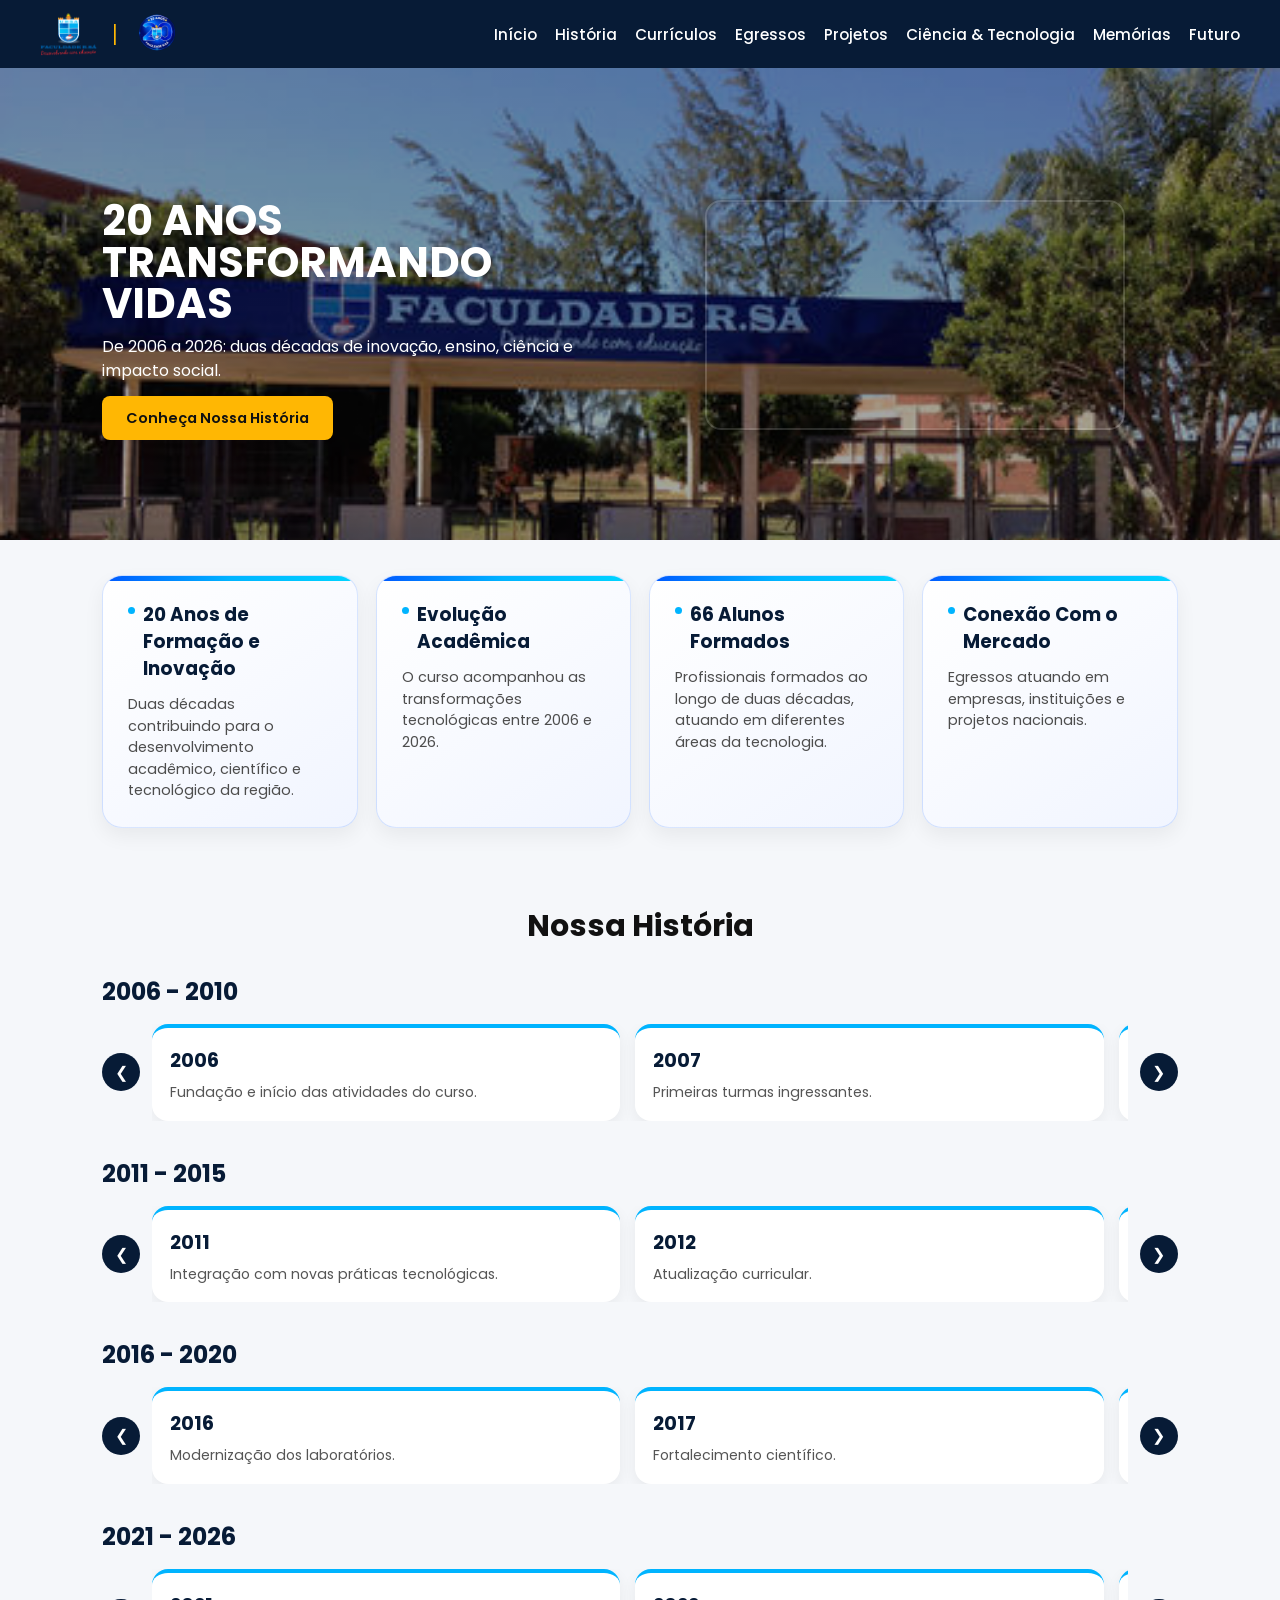
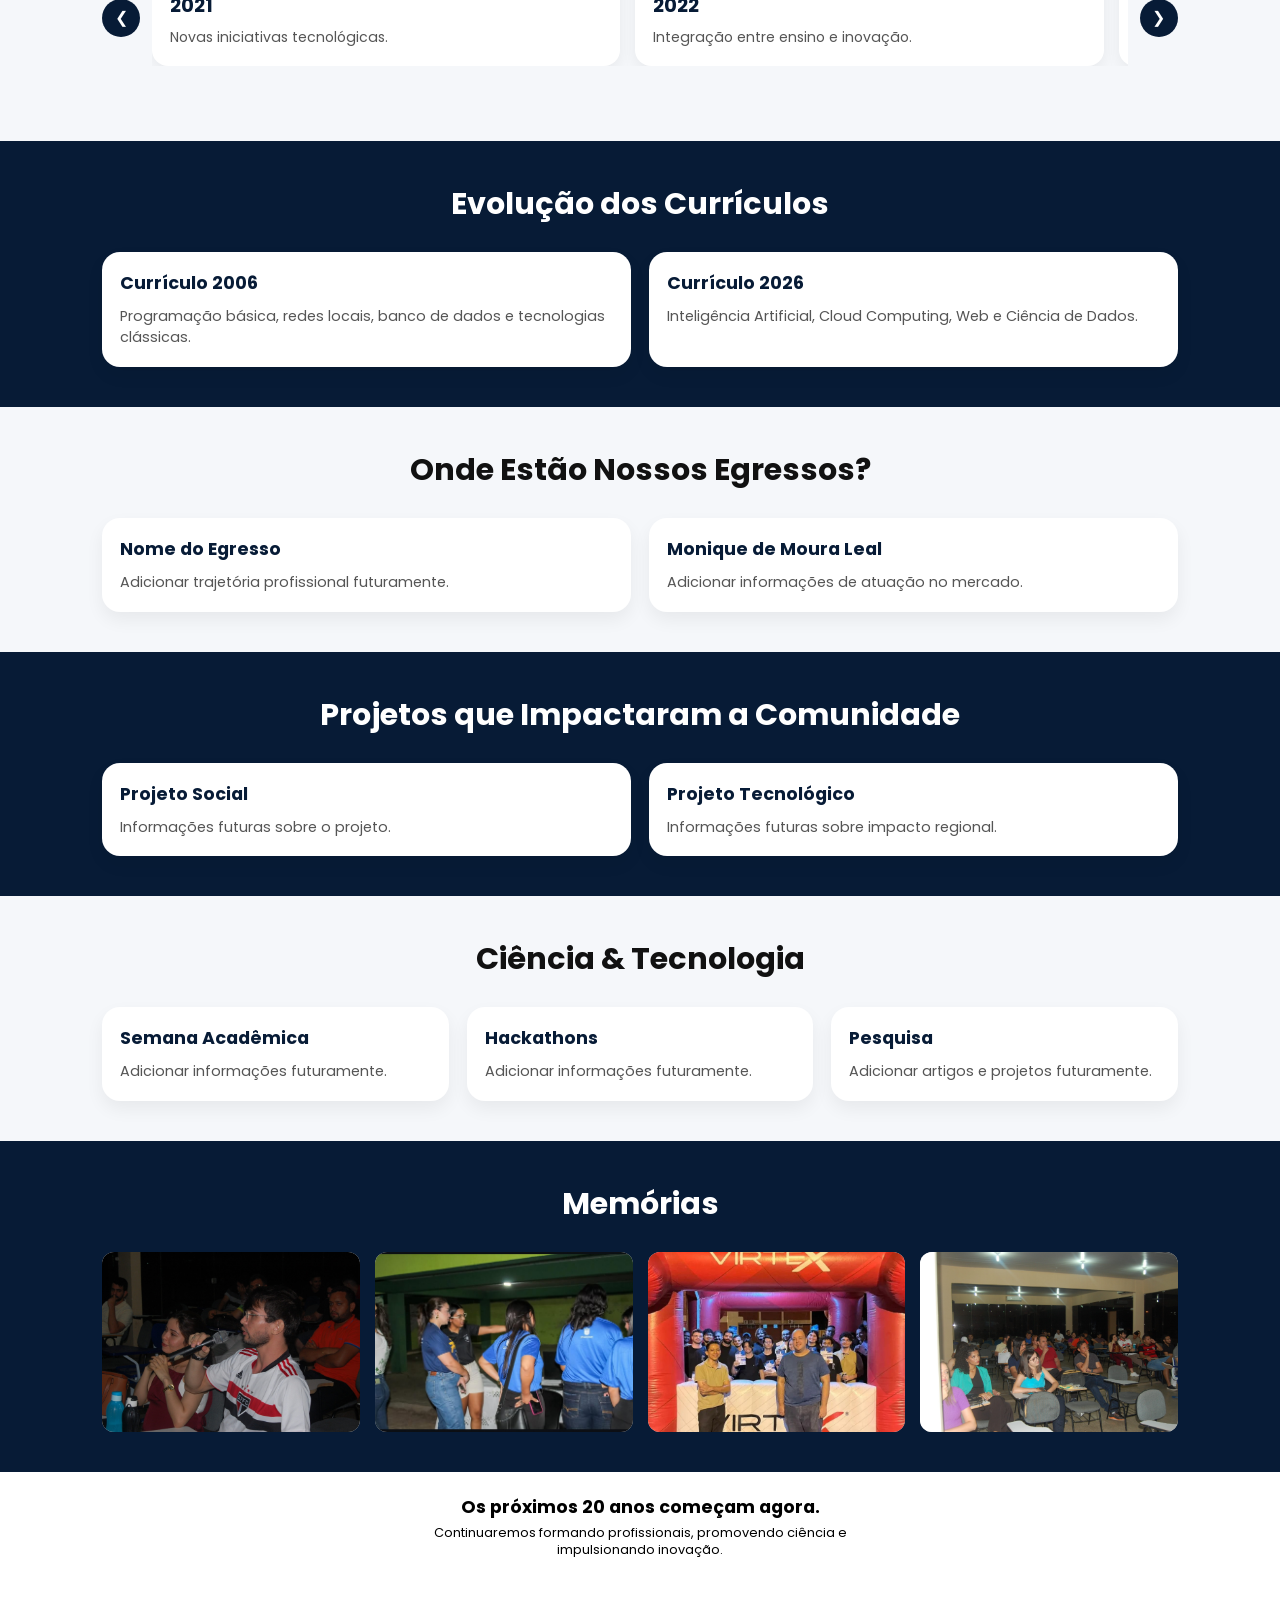
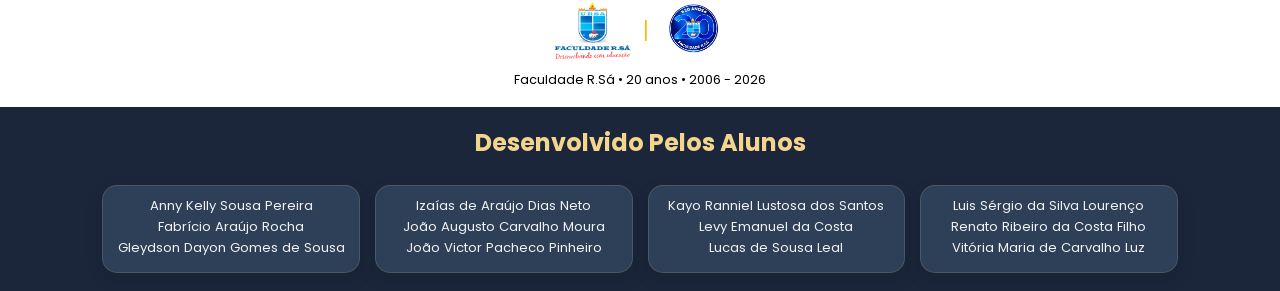
<file: index.html>
<!DOCTYPE html>
<html lang="pt-BR">

<head>
  <meta charset="UTF-8">
  <meta name="viewport" content="width=device-width, initial-scale=1.0">

  <title>20 Anos - Faculdade R.Sá</title>

  <link rel="preconnect" href="https://fonts.googleapis.com">

  <link href="https://fonts.googleapis.com/css2?family=Poppins:wght@300;400;500;600;700&display=swap" rel="stylesheet">

  <link rel="stylesheet" href="style.css">

</head>

<body>
  <!-- HEADER -->

  <header class="header">

<div class="logo-area">

  <img src="logo-rsa.png" alt="Logo Faculdade R.Sá">

  <span class="logo-divider">|</span>

  <img src="logo-20-anos.png.png" alt="20 anos">

</div>

    <nav>

      <ul>
        <li><a href="#inicio">Início</a></li>
        <li><a href="#historia">História</a></li>
        <li><a href="#curriculos">Currículos</a></li>
        <li><a href="#egressos">Egressos</a></li>
        <li><a href="#projetos">Projetos</a></li>
        <li><a href="#ciencia">Ciência & Tecnologia</a></li>
        <li><a href="#memorias">Memórias</a></li>
        <li><a href="#futuro">Futuro</a></li>
      </ul>

    </nav>

  </header>

  <!-- HERO -->

<section class="hero" id="inicio">

  <div class="overlay"></div>

  <div class="hero-container">

    <!-- TEXTO -->

    <div class="hero-text">

      <h1>20 ANOS TRANSFORMANDO VIDAS</h1>

      <p>
        De 2006 a 2026: duas décadas de inovação,
        ensino, ciência e impacto social.
      </p>

      <a href="#historia" class="btn">
        Conheça Nossa História
      </a>

    </div>

    <!-- VÍDEO -->

    <div class="hero-video">

      <!-- TROCAR O LINK FUTURAMENTE -->

      <iframe
        src="https://www.youtube.com/embed/VIDEO_ID"
        title="Vídeo 20 anos"
        frameborder="0"
        allowfullscreen>
      </iframe>

    </div>

  </div>

</section> 

  <!-- BLOCO INSTITUCIONAL -->

  <section class="impacto">

    <div class="impact-card">

      <h2>20 Anos de Formação e Inovação</h2>

      <p>
        Duas décadas contribuindo para o desenvolvimento
        acadêmico, científico e tecnológico da região.
      </p>

    </div>

    <div class="impact-card">

      <h2>Evolução Acadêmica</h2>

      <p>
        O curso acompanhou as transformações tecnológicas
        entre 2006 e 2026.
      </p>

    </div>

    <div class="impact-card">

  <h2>66 Alunos Formados</h2>

  <p>
    Profissionais formados ao longo de duas décadas,
    atuando em diferentes áreas da tecnologia.
  </p>

</div>

    <div class="impact-card">

      <h2>Conexão Com o Mercado</h2>

      <p>
        Egressos atuando em empresas,
        instituições e projetos nacionais.
      </p>

    </div>

  </section>

  <!-- HISTÓRIA -->

<section class="section" id="historia">

  <h2 class="section-title">
    Nossa História
  </h2>

  <!-- 2006 - 2010 -->

  <div class="timeline-group">

    <h3 class="timeline-group-title">
      2006 - 2010
    </h3>

    <div class="timeline-slider">

      <button class="prev">&#10094;</button>

      <div class="timeline-track">

        <div class="timeline-card">
          <h3>2006</h3>
          <p>Fundação e início das atividades do curso.</p>
        </div>

        <div class="timeline-card">
          <h3>2007</h3>
          <p>Primeiras turmas ingressantes.</p>
        </div>

        <div class="timeline-card">
          <h3>2008</h3>
          <p>Primeiros projetos acadêmicos.</p>
        </div>

        <div class="timeline-card">
          <h3>2009</h3>
          <p>Ampliação das atividades de extensão.</p>
        </div>

        <div class="timeline-card">
          <h3>2010</h3>
          <p>Fortalecimento da estrutura do curso.</p>
        </div>

      </div>

      <button class="next">&#10095;</button>

    </div>

  </div>

  <!-- 2011 - 2015 -->

  <div class="timeline-group">

    <h3 class="timeline-group-title">
      2011 - 2015
    </h3>

    <div class="timeline-slider">

      <button class="prev">&#10094;</button>

      <div class="timeline-track">

        <div class="timeline-card">
          <h3>2011</h3>
          <p>Integração com novas práticas tecnológicas.</p>
        </div>

        <div class="timeline-card">
          <h3>2012</h3>
          <p>Atualização curricular.</p>
        </div>

        <div class="timeline-card">
          <h3>2013</h3>
          <p>Eventos científicos regionais.</p>
        </div>

        <div class="timeline-card">
          <h3>2014</h3>
          <p>Projetos voltados à comunidade.</p>
        </div>

        <div class="timeline-card">
          <h3>2015</h3>
          <p>Consolidação acadêmica.</p>
        </div>

      </div>

      <button class="next">&#10095;</button>

    </div>

  </div>

  <!-- 2016 - 2020 -->

  <div class="timeline-group">

    <h3 class="timeline-group-title">
      2016 - 2020
    </h3>

    <div class="timeline-slider">

      <button class="prev">&#10094;</button>

      <div class="timeline-track">

        <div class="timeline-card">
          <h3>2016</h3>
          <p>Modernização dos laboratórios.</p>
        </div>

        <div class="timeline-card">
          <h3>2017</h3>
          <p>Fortalecimento científico.</p>
        </div>

        <div class="timeline-card">
          <h3>2018</h3>
          <p>Projetos regionais de inovação.</p>
        </div>

        <div class="timeline-card">
          <h3>2019</h3>
          <p>Ampliação dos egressos no mercado.</p>
        </div>

        <div class="timeline-card">
          <h3>2020</h3>
          <p>Transformação digital do ensino.</p>
        </div>

      </div>

      <button class="next">&#10095;</button>

    </div>

  </div>

  <!-- 2021 - 2026 -->

  <div class="timeline-group">

    <h3 class="timeline-group-title">
      2021 - 2026
    </h3>

    <div class="timeline-slider">

      <button class="prev">&#10094;</button>

      <div class="timeline-track">

        <div class="timeline-card">
          <h3>2021</h3>
          <p>Novas iniciativas tecnológicas.</p>
        </div>

        <div class="timeline-card">
          <h3>2022</h3>
          <p>Integração entre ensino e inovação.</p>
        </div>

        <div class="timeline-card">
          <h3>2023</h3>
          <p>Projetos com impacto social.</p>
        </div>

        <div class="timeline-card">
          <h3>2024</h3>
          <p>Expansão tecnológica do curso.</p>
        </div>

        <div class="timeline-card">
          <h3>2025</h3>
          <p>Preparação dos 20 anos.</p>
        </div>

        <div class="timeline-card">
          <h3>2026</h3>
          <p>Comemoração oficial dos 20 anos.</p>
        </div>

      </div>

      <button class="next">&#10095;</button>

    </div>

  </div>

</section>

  <!-- CURRÍCULOS -->

  <section class="section dark-section" id="curriculos">

    <h2 class="section-title">
      Evolução dos Currículos
    </h2>

    <div class="cards">

      <div class="card">

        <h3>Currículo 2006</h3>

        <p>
          Programação básica, redes locais,
          banco de dados e tecnologias clássicas.
        </p>

      </div>

      <div class="card">

        <h3>Currículo 2026</h3>

        <p>
          Inteligência Artificial, Cloud Computing,
          Web e Ciência de Dados.
        </p>

      </div>

    </div>

  </section>

  <!-- EGRESSOS -->

  <section class="section" id="egressos">

    <h2 class="section-title">
      Onde Estão Nossos Egressos?
    </h2>

    <div class="cards">

      <div class="card">

        <h3>Nome do Egresso</h3>

        <p>
          Adicionar trajetória profissional futuramente.
        </p>

      </div>

      <div class="card">

        <h3>Monique de Moura Leal</h3>

        <p>
          Adicionar informações de atuação no mercado.
        </p>

      </div>

    </div>

  </section>

  <!-- PROJETOS -->

  <section class="section dark-section" id="projetos">

    <h2 class="section-title">
      Projetos que Impactaram a Comunidade
    </h2>

    <div class="cards">

      <div class="card">

        <h3>Projeto Social</h3>

        <p>
          Informações futuras sobre o projeto.
        </p>

      </div>

      <div class="card">

        <h3>Projeto Tecnológico</h3>

        <p>
          Informações futuras sobre impacto regional.
        </p>

      </div>

    </div>

  </section>

  <!-- CIÊNCIA -->

  <section class="section" id="ciencia">

    <h2 class="section-title">
      Ciência & Tecnologia
    </h2>

    <div class="cards">

      <div class="card">

        <h3>Semana Acadêmica</h3>

        <p>
          Adicionar informações futuramente.
        </p>

      </div>

      <div class="card">

        <h3>Hackathons</h3>

        <p>
          Adicionar informações futuramente.
        </p>

      </div>

      <div class="card">

        <h3>Pesquisa</h3>

        <p>
          Adicionar artigos e projetos futuramente.
        </p>

      </div>

    </div>

  </section>


 <!-- MEMÓRIAS -->

<section class="section dark-section" id="memorias">

  <h2 class="section-title">
    Memórias
  </h2>

  <div class="gallery">

    <div class="gallery-item">
      <img src="1000161696.jpg" alt="Foto histórica 1">
    </div>

    <div class="gallery-item">
      <img src="1000161697.jpg" alt="Foto histórica 2">
    </div>

    <div class="gallery-item">
      <img src="1000161698.jpg" alt="Foto histórica 3">
    </div>

    <div class="gallery-item">
      <img src="1000161699.jpg" alt="Foto histórica 4">
    </div>

  </div>

</section>

  <!-- FUTURO -->

  <section class="future" id="futuro">

    <h2>
      Os próximos 20 anos começam agora.
    </h2>

    <p>
      Continuaremos formando profissionais,
      promovendo ciência e impulsionando inovação.
    </p>

  </section>

  <!-- FOOTER -->

<footer class="footer">

  <div class="footer-logos">

    <img src="logo-rsa.png" alt="Logo Faculdade">

    <span class="footer-divider">|</span>

    <img src="logo-20-anos.png.png" alt="20 anos">

  </div>

  <p>
    Faculdade R.Sá • 20 anos • 2006 - 2026
  </p>

</footer>

  <script src="script.js"></script>

  <!-- FOOTER DESENVOLVEDORES -->

<section class="dev-section">

  <h2>
    Desenvolvido Pelos Alunos
  </h2>

  <div class="dev-grid">

    <div class="dev-card">
      <p>Anny Kelly Sousa Pereira</p>
      <p>Fabrício Araújo Rocha</p>
      <p>Gleydson Dayon Gomes de Sousa</p>
    </div>

    <div class="dev-card">
      <p>Izaías de Araújo Dias Neto</p>
      <p>João Augusto Carvalho Moura</p>
      <p>João Victor Pacheco Pinheiro</p>
    </div>

    <div class="dev-card">
      <p>Kayo Ranniel Lustosa dos Santos</p>
      <p>Levy Emanuel da Costa</p>
      <p>Lucas de Sousa Leal</p>
    </div>

    <div class="dev-card">
      <p>Luis Sérgio da Silva Lourenço</p>
      <p>Renato Ribeiro da Costa Filho</p>
      <p>Vitória Maria de Carvalho Luz</p>
    </div>

  </div>

</section>

</body>

</html>
</file>
<file: style.css>
*{
  margin:0;
  padding:0;
  box-sizing:border-box;
}

html{
  scroll-behavior:smooth;
}

body{
  font-family:'Poppins', sans-serif;
  background:#f5f7fa;
  color:#111;
  overflow-x:hidden;
}

/* HEADER */

.header{
  position:fixed;
  top:0;
  width:100%;
  background:#071b36;
  padding:10px 40px;
  display:flex;
  justify-content:space-between;
  align-items:center;
  z-index:999;
}

.logo-area{
  display:flex;
  align-items:center;
  gap:15px;
}

.logo-area img{
  height:48px;
}

.logo-divider,
.footer-divider{
  color:#ffb703;
  font-size:1.5rem;
  font-weight:300;
}

nav ul{
  display:flex;
  list-style:none;
  gap:18px;
}

nav a{
  color:white;
  text-decoration:none;
  font-weight:500;
  font-size:0.95rem;
  transition:0.3s;
}

nav a:hover{
  color:#ffb703;
}

/* HERO */

.hero{
  min-height:60vh;

  background:
    linear-gradient(
      rgba(0,0,0,0.28),
      rgba(0,0,0,0.28)
    ),
    url('facul.png');

  background-size:cover;
  background-position:center;
  background-repeat:no-repeat;

  position:relative;
  display:flex;
  align-items:center;
  justify-content:center;

  padding-top:90px;
}

.overlay{
  position:absolute;
  inset:0;
  background:rgba(0,0,0,0.10);
}

/* HERO CONTAINER */

.hero-container{
  position:relative;
  z-index:2;
  width:100%;
  padding:25px 8%;
  display:flex;
  justify-content:space-between;
  align-items:center;
  gap:25px;
}

/* TEXTO */

.hero-text{
  flex:1;
  color:white;
}

.hero-text h1{
  font-size:2.6rem;
  margin-bottom:10px;
  line-height:1;
}

.hero-text p{
  font-size:1rem;
  margin-bottom:22px;
  line-height:1.5;
  max-width:500px;
}

/* VÍDEO */

.hero-video{
  flex:1;
  display:flex;
  justify-content:center;
}

.hero-video iframe{
  width:100%;
  max-width:420px;
  height:230px;
  border-radius:16px;
  border:2px solid rgba(255,255,255,0.15);
  box-shadow:0 8px 25px rgba(0,0,0,0.35);
}

/* BOTÃO */

.btn{
  background:#ffb703;
  color:#111;
  text-decoration:none;
  padding:12px 24px;
  border-radius:8px;
  font-weight:600;
  font-size:0.9rem;
  transition:0.3s;
}

.btn:hover{
  transform:translateY(-3px);
}

/* IMPACTO */

.impacto{
  display:grid;
  grid-template-columns:repeat(auto-fit,minmax(220px,1fr));
  gap:18px;
  padding:35px 8%;
}

.impact-card{
  position:relative;
  background:linear-gradient(145deg,#ffffff,#f1f5ff);
  padding:25px;
  border-radius:20px;
  border:1px solid rgba(0,87,255,0.15);
  overflow:hidden;
  transition:0.4s;
  box-shadow:
    0 8px 20px rgba(0,0,0,0.06),
    0 0 0 rgba(0,87,255,0);
}

.impact-card::before{
  content:"";
  position:absolute;
  top:0;
  left:0;
  width:100%;
  height:5px;
  background:linear-gradient(
    90deg,
    #0057ff,
    #00b4ff,
    #00d4ff
  );
}

.impact-card:hover{
  transform:translateY(-5px);
}

.impact-card h2{
  font-size:1.15rem;
  color:#071b36;
  margin-bottom:12px;
  position:relative;
  padding-left:15px;
}

.impact-card h2::before{
  content:"";
  position:absolute;
  left:0;
  top:6px;
  width:7px;
  height:7px;
  border-radius:50%;
  background:#00b4ff;
}

.impact-card p{
  line-height:1.5;
  color:#4d4d4d;
  font-size:0.9rem;
}

/* SECTION */

.section{
  padding:40px 8%;
}

.section-title{
  text-align:center;
  font-size:1.9rem;
  margin-bottom:25px;
}

.dark-section{
  background:#071b36;
  color:white;
}

/* TIMELINE */

.timeline-group{
  margin-bottom:35px;
}

.timeline-group-title{
  font-size:1.5rem;
  margin-bottom:15px;
  color:#071b36;
}

/* SLIDER */

.timeline-slider{
  position:relative;
  display:flex;
  align-items:center;
  gap:12px;
}

/* TRACK */

.timeline-track{
  display:flex;
  gap:15px;
  overflow:hidden;
  scroll-behavior:smooth;
  width:100%;
}

/* TIMELINE CARD */

.timeline-card{
  min-width:48%;
  background:white;
  padding:18px;
  border-radius:16px;
  border-top:4px solid #00b4ff;
  box-shadow:0 5px 15px rgba(0,0,0,0.06);
  flex-shrink:0;
  transition:0.3s;
}

.timeline-card:hover{
  transform:translateY(-4px);
}

.timeline-card h3{
  font-size:1.2rem;
  margin-bottom:8px;
  color:#071b36;
}

.timeline-card p{
  color:#555;
  line-height:1.4;
  font-size:0.88rem;
}

/* BOTÕES */

.prev,
.next{
  background:#071b36;
  color:white;
  border:none;
  width:38px;
  height:38px;
  border-radius:50%;
  cursor:pointer;
  font-size:1rem;
  transition:0.3s;
  flex-shrink:0;
}

.prev:hover,
.next:hover{
  background:#00b4ff;
}

/* CARDS */

.cards{
  display:grid;
  grid-template-columns:repeat(auto-fit,minmax(240px,1fr));
  gap:18px;
}

.card{
  background:white;
  padding:18px;
  border-radius:18px;
  color:#111;
  box-shadow:0 8px 18px rgba(0,0,0,0.06);
  transition:0.3s;
}

.card:hover{
  transform:translateY(-4px);
}

.card h3{
  color:#071b36;
  margin-bottom:10px;
  font-size:1.1rem;
}

.card p{
  line-height:1.5;
  color:#555;
  font-size:0.9rem;
}

/* GALERIA */

.gallery{
  display:grid;
  grid-template-columns:repeat(auto-fit,minmax(180px,1fr));
  gap:15px;
}

.gallery-item{
  height:180px;
  background:#d9d9d9;
  border-radius:12px;
  display:flex;
  justify-content:center;
  align-items:center;
  color:#555;
  font-weight:600;
  font-size:0.9rem;
}
  .gallery-item img{
  width:100%;
  height:100%;
  object-fit:cover;
  border-radius:12px;
}

/* FUTURO */

.future{
  background:white;
  color:black;
  text-align:center;
  padding:22px 8%;
}

.future h2{
  font-size:1.1rem;
  margin-bottom:5px;
}

.future p{
  max-width:450px;
  margin:auto;
  line-height:1.3;
  font-size:0.8rem;
}

/* FOOTER */

.footer{
  background:white;
  color:black;
  text-align:center;
  padding:18px 20px;
}

/* FOOTER LOGOS */

.footer-logos{
  display:flex;
  justify-content:center;
  align-items:center;
  gap:12px;
  margin-bottom:8px;
}

.footer-logos img{
  height:65px;
}

.footer p{
  font-size:0.8rem;
}

/* DESENVOLVEDORES */

.dev-section{
  background:#1b263b;
  padding:18px 8%;
  color:white;
  text-align:center;
}

.dev-section h2{
  font-size:1.5rem;
  margin-bottom:25px;
  color:#f4d58d;
}

.dev-grid{
  display:grid;
  grid-template-columns:repeat(auto-fit,minmax(220px,1fr));
  gap:15px;
}

.dev-card{
  background:#2e4057;
  border:1px solid rgba(244,213,141,0.15);
  border-radius:15px;
  padding:12px;
  transition:0.3s;
  box-shadow:0 6px 18px rgba(0,0,0,0.12);
}

.dev-card:hover{
  transform:translateY(-4px);
}

.dev-card p{
  margin-bottom:5px;
  line-height:1.2;
  font-size:0.82rem;
  color:#f1f1f1;
}

/* ANIMAÇÕES */

.hidden{
  opacity:0;
  transform:translateY(30px);
  transition:all 0.7s ease;
}

.show{
  opacity:1;
  transform:translateY(0);
}

/* RESPONSIVO */

@media(max-width:900px){

  .header{
    flex-direction:column;
    gap:15px;
    padding:15px;
  }

  nav ul{
    flex-wrap:wrap;
    justify-content:center;
    gap:12px;
  }

  .hero{
    min-height:auto;
    padding-top:120px;
    padding-bottom:30px;
  }

  .hero-container{
    flex-direction:column;
    text-align:center;
  }

  .hero-text h1{
    font-size:2rem;
  }

  .hero-text p{
    margin:auto;
    margin-bottom:20px;
  }

  .hero-video iframe{
    height:220px;
  }

  .section-title{
    font-size:1.7rem;
  }

  .timeline-card{
    min-width:100%;
  }

}
</file>
